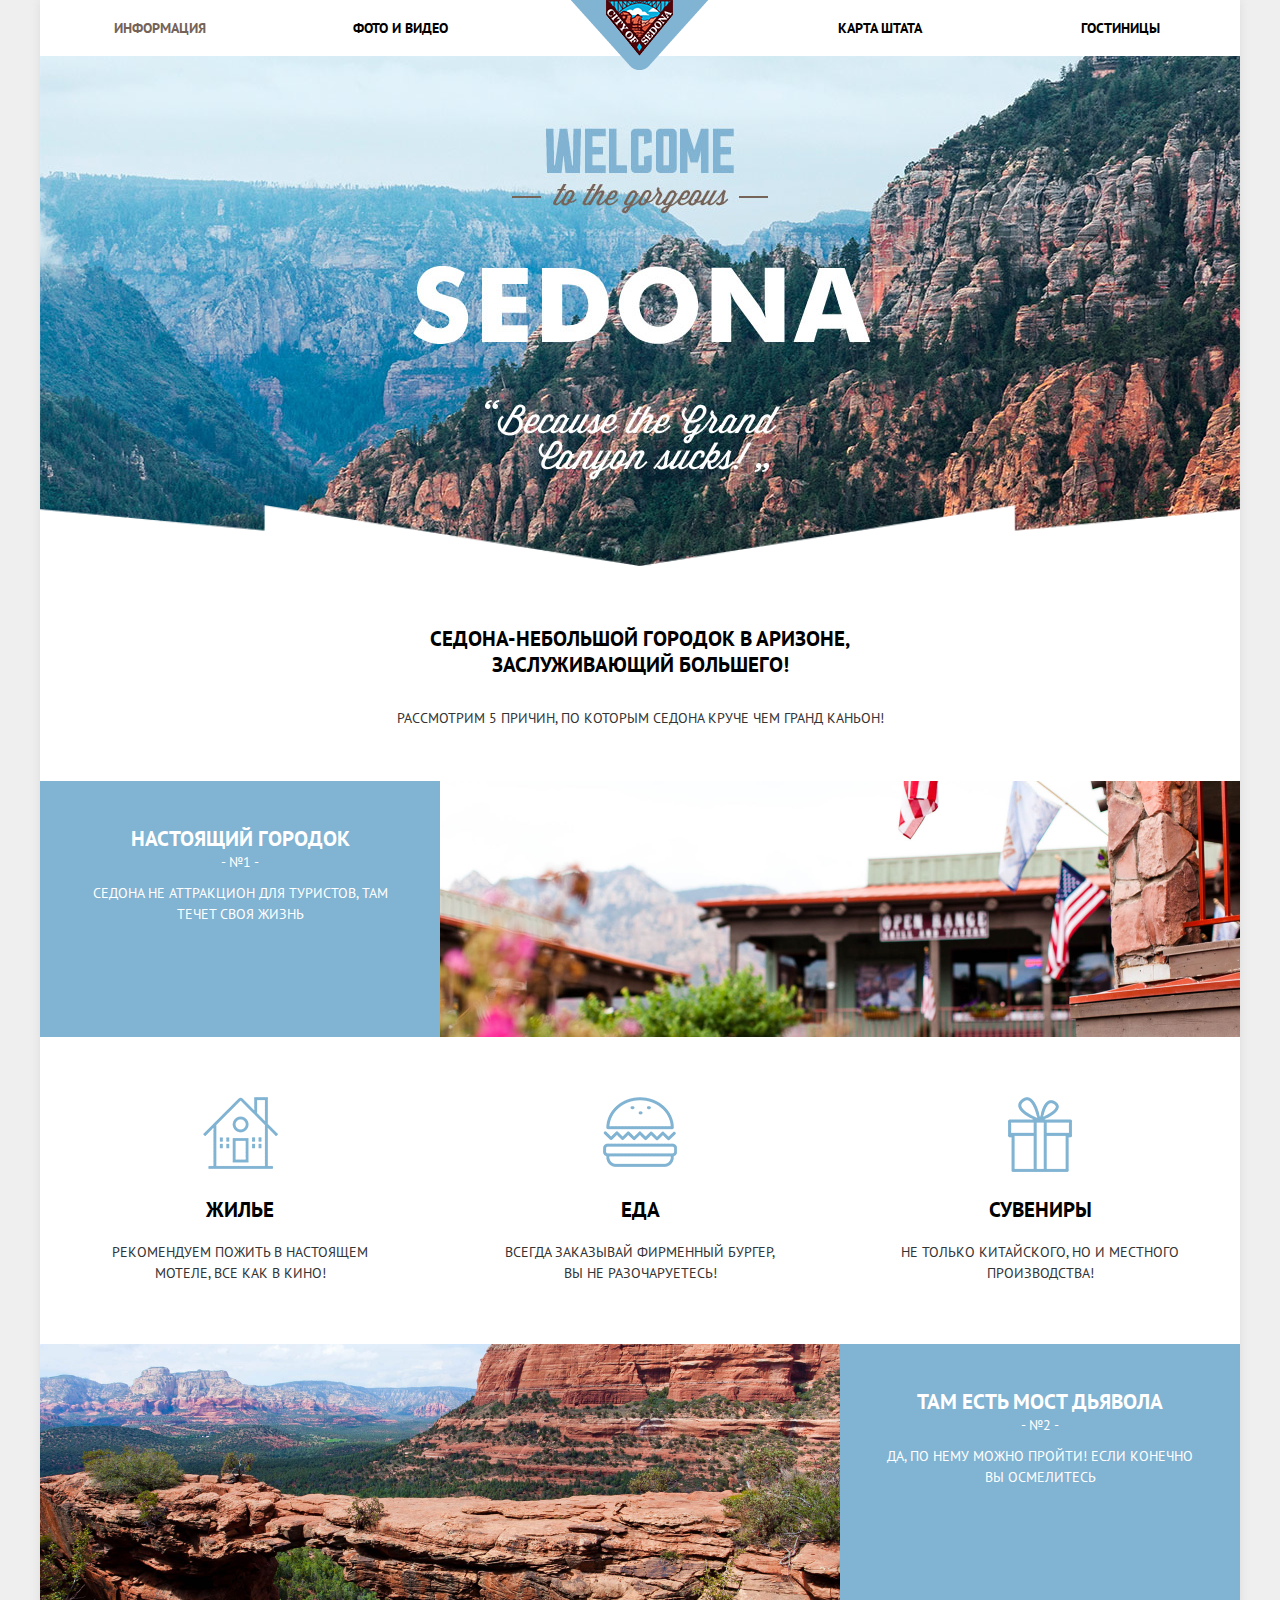
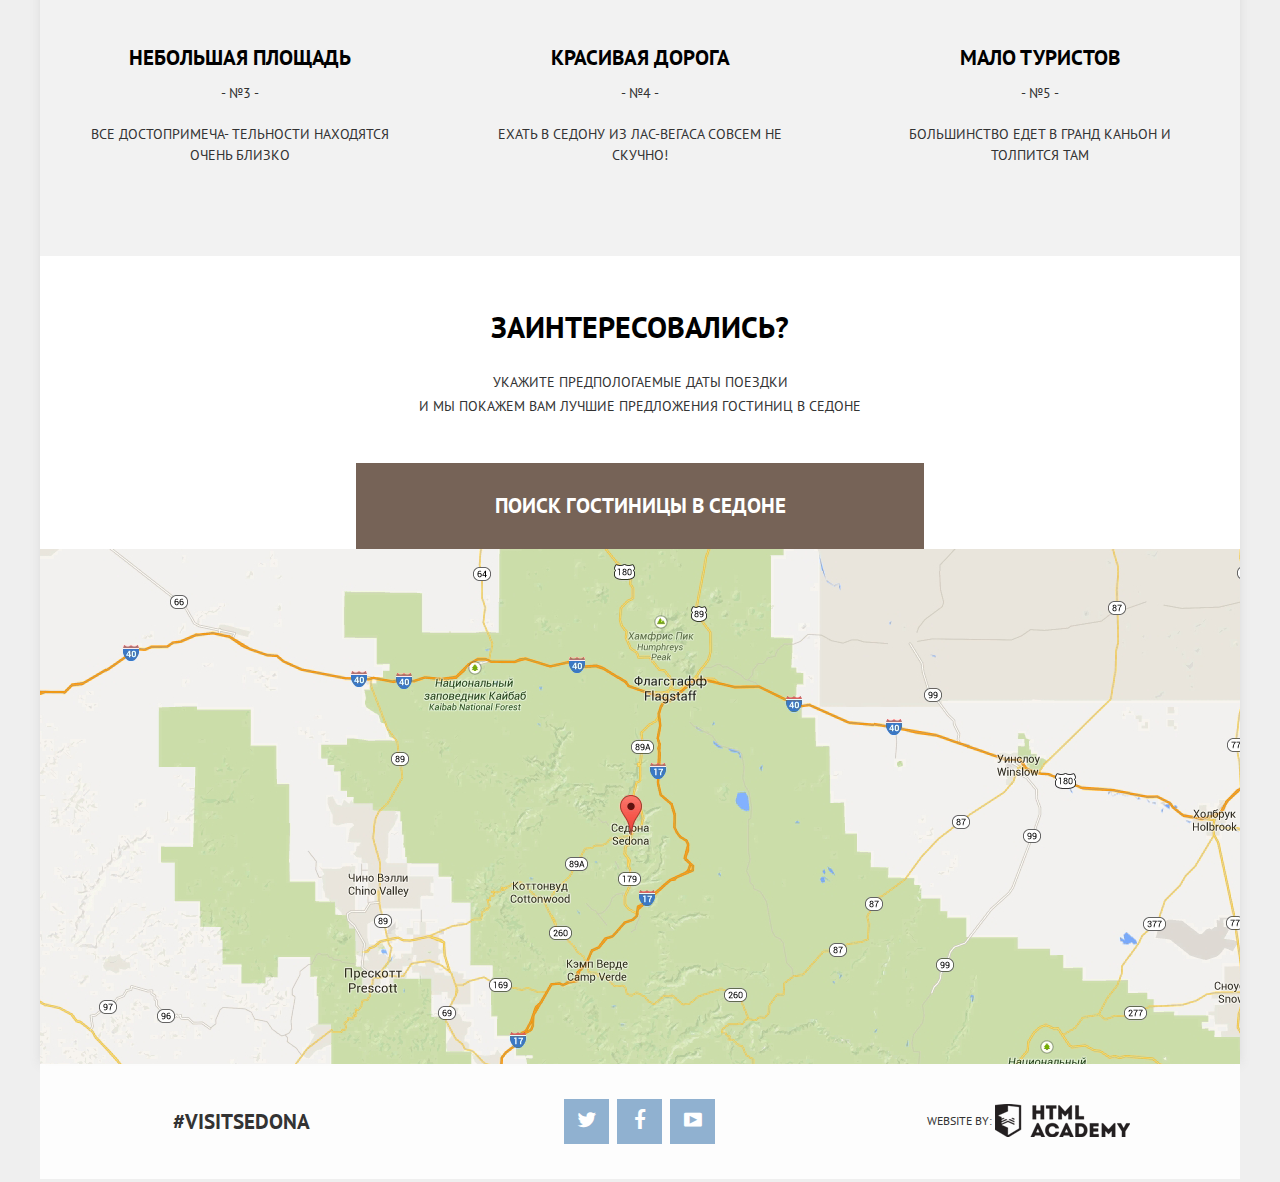
<file: index.html>
<!DOCTYPE html>
<html lang="ru">

<head>
    <meta charset="UTF-8">
    <title>Sedona - because the Grand Canyon Sucks!</title>
    <meta name="keywords" content="sedona">
    <meta name="description" content="Седона - небольшой городок в Аризоне">
    <link href="css/normalize.css" rel="stylesheet">
    <link href="css/style.min.css" rel="stylesheet">
    <link href='http://fonts.googleapis.com/css?family=PT+Sans&subset=cyrillic,latin' rel='stylesheet' type='text/css'>
</head>

<body>
    <div class="wrapper">
        <header class="main-header">
            <nav class="main-navigation">
                <ul>
                    <li>
                        <a href="index.html" class="active">Информация</a>
                    </li>
                    <li>
                        <a href="#">Фото и видео</a>
                    </li>
                    <li>
                        <a href="index.html" class="logo-outer">
                            <img src="img/logo.png" height="70" width="138" class="logo" alt="Logo Sedona"></a>
                    </li>
                    <li>
                        <a href="#maps">Карта штата</a>
                    </li>
                    <li>
                        <a href="hotels.html">Гостиницы</a>
                    </li>
                </ul>
            </nav>
        </header>
        <div class="banner-picture"></div>
        <div class="main-title">
            <h1>
                Седона-небольшой городок в
        Аризоне,
                <br>заслуживающий большего!</h1>
            <p>
                Рассмотрим 5 причин, по которым седона круче чем гранд каньон!
            </p>
        </div>
        <div class="reasons-list clearfix">
            <div class="reason first">
                <div class="item-title">
                    Настоящий
                    городок</div>
                <p>- №1 -</p>
                <p>
                    Седона не аттракцион для туристов,
                    там течет своя жизнь</p>
            </div>
            <div class="reason-photo"></div>
        </div>
        <div class="features clearfix">
            <div class="features-best features-best-bg house">
                <div class="feature-name">Жилье</div>
                <p>
                    Рекомендуем пожить в настоящем мотеле,
                    все как в кино!</p>
            </div>
            <div class="features-best features-best-bg food">
                <div class="feature-name">Еда</div>
                <p>
                    Всегда заказывай фирменный бургер,
                    <p>вы не разочаруетесь!</p>
            </div>
            <div class="features-best features-best-bg souvenir">
                <div class="feature-name">Сувениры</div>
                <p>
                    Не только китайского,
                    но и местного производства!</p>
            </div>
        </div>
        <div class="title-box clearfix">
            <div class="reason over">
                <div class="item-title">
                    Там есть мост дьявола</div>
                <p>- №2 -</p>
                <p>
                    Да, по нему можно пройти! Если конечно вы осмелитесь</p>
            </div>
            <div class="reason-photo-second"></div>
        </div>
        <div class="features other clearfix">
            <div class="features-best">
                <div class="feature-name-second">
                    Небольшая площадь
                </div>
                <p>- №3 -</p>
                <p>Все достопримеча- тельности находятся очень близко</p>
            </div>
            <div class="features-best">
                <div class="feature-name-second">
                    Красивая дорога
                </div>
                <p>- №4 -</p>
                <p>
                    Ехать в седону из лас-вегаса совсем не скучно!</p>
            </div>
            <div class="features-best">
                <div class="feature-name-second">
                    Мало туристов
                </div>
                <p>- №5 -</p>
                <p>
                    Большинство едет в гранд каньон и толпится там</p>
            </div>
        </div>
        <div class="form-hotel">
            <p class="form-title">Заинтересовались?</p>
            <p>
                Укажите предпологаемые даты поездки</p>
            <p>и мы покажем вам лучшие предложения гостиниц в седоне
            </p>
            <a href="#" class="search-btn-hotel">поиск гостиницы в седоне</a>
            <form action="" class="formsearch bounce animated">
                <div class="search-row clearfix  icon-calendar">
                    <label for="date-in" class="search-column-25">Дата заезда</label>
                    <input type="date" class="date-in search-column-75">
                </div>
                <div class="search-row clearfix  icon-calendar">
                    <label for="date-out" class="search-column-25">Дата выезда</label>
                    <input type="date" class="date-out search-column-75">
                </div>
                <div class="search-row clearfix">
                    <div class="search-column-50">
                        <label for="adult" class="search-column-50">Взрослые</label>
                        <div class="search-column-50 clearfix">
                            <button class="plus search-column-25"><i class="icon-plus"></i></button>
                            <input type="number" min="0" class="search-column-50">
                            <button class="minus search-column-25"><i class="icon-minus"></i></button>
                        </div>
                    </div>
                    <div class="search-column-50">
                        <label for="child" class="search-column-50 label-child">Дети</label>
                        <div class="search-column-50 clearfix">
                            <button class="plus search-column-25"><i class="icon-plus"></i></button>
                            <input type="number" min="0" class="search-column-50">
                            <button class="minus search-column-25"><i class="icon-minus"></i></button>
                        </div>
                    </div>
                    <button class="btn">Найти</button>
            </form>
            </div>
            <div class="map" id="maps">
                <iframe class="map-iframe" src="https://www.google.com/maps/embed?pb=!1m18!1m12!1m3!1d6546.96489632558!2d-111.76046285490621!3d34.869229676828475!2m3!1f0!2f0!3f0!3m2!1i1024!2i768!4f13.1!3m3!1m2!1s0x0000000000000000%3A0xe91c118f09cc18a6!2sSedona+Chamber+of+Commerce+Visitor+Center!5e0!3m2!1sru!2sru!4v1429718317830"></iframe>
            </div>
        </div>
        <footer class="main-footer footer-index">
            <div class="foot-wrap clearfix ">
                <div class="tags">
                    <p class="tag">#visitsedona</p>
                </div>
                <div class="footer-social">
                    <a href="#" class="social-btn"> <i class="icon-twitter"></i>
                    </a>
                    <a href="#" class="social-btn"> <i class="icon-facebook"></i>
                    </a>
                    <a href="#" class="social-btn">
                        <i class="icon-youtube"></i>
                    </a>
                </div>
                <div class="copy">
                    <p class="footer-copyright">Website by: <a href="http://htmlacademy.ru" class="ha-logo">htmlacademy</a></p>
                </div>
            </div>
        </footer>
    </div>
    <script type="text/javascript" src="js/common.min.js"></script>
</body>

</html>
</file>
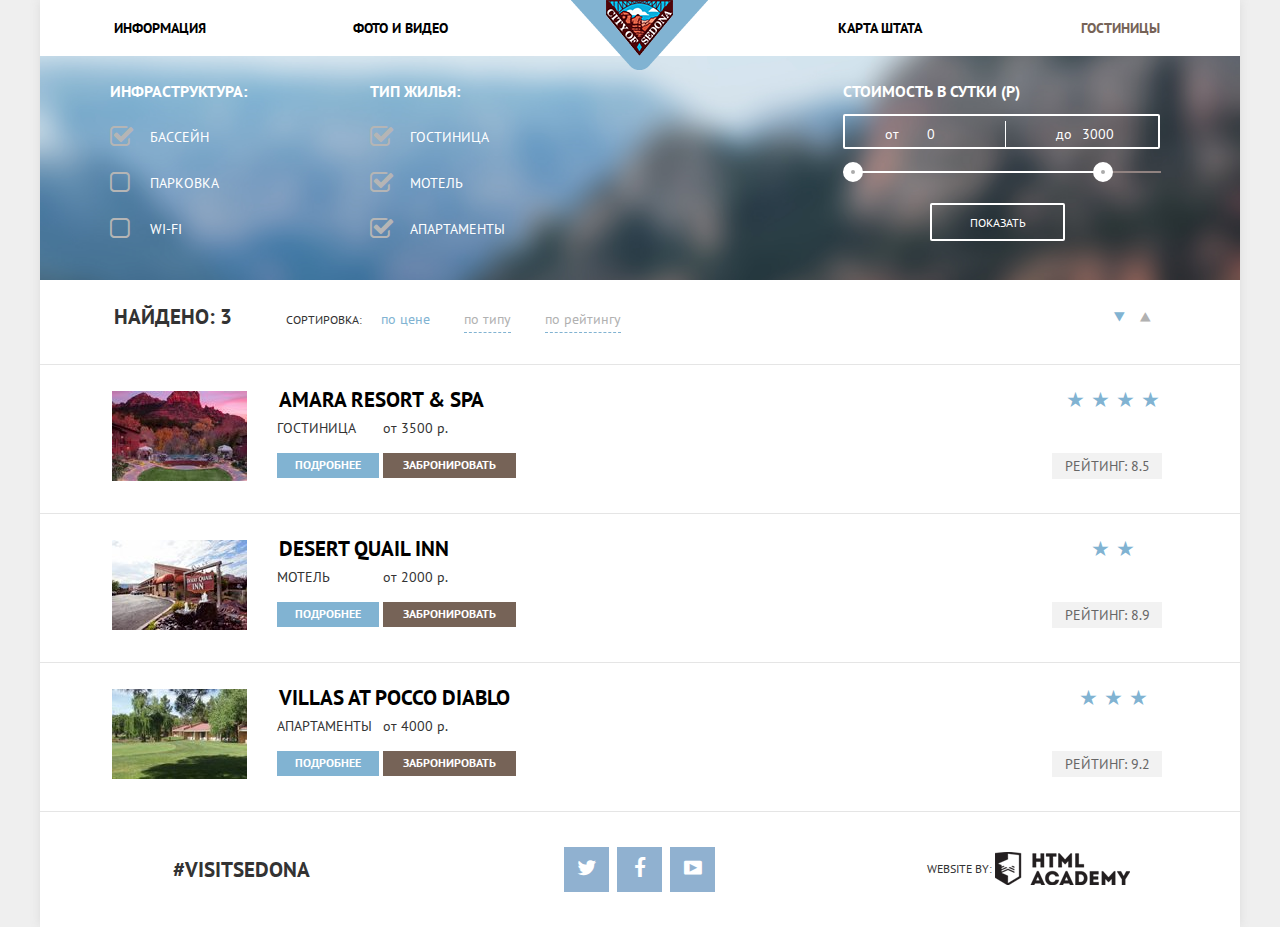
<file: hotels.html>
<!DOCTYPE html>
<html lang="ru">

<head>
    <meta charset="UTF-8">
    <title>Sedona - because the Grand Canyon Sucks!</title>
    <meta name="keywords" content="sedona">
    <meta name="description" content="Седона - небольшой городок в Аризоне">
    <link href="css/normalize.css" rel="stylesheet">
    <link href="css/style.min.css" rel="stylesheet">
    <link href='http://fonts.googleapis.com/css?family=PT+Sans&subset=cyrillic,latin' rel='stylesheet' type='text/css'>
</head>

<body>
    <div class="wrapper">
        <header class="main-header clearfix">
            <nav class="main-navigation">
                <ul>
                    <li>
                        <a href="index.html">Информация</a>
                    </li>
                    <li>
                        <a href="#">Фото и видео</a>
                    </li>
                    <li>
                        <a href="index.html" class="logo-outer">
                            <img src="img/logo.png" height="70" width="138" class="logo" alt="Logo Sedona"></a>
                    </li>
                    <li>
                        <a href="#maps">Карта штата</a>
                    </li>
                    <li>
                        <a href="hotels.html" class="active">Гостиницы</a>
                    </li>
                </ul>
            </nav>
        </header>
        <div class="content-block-hotel">
            <div class="filter-hotels clearfix">
                <form class="filter" action="url" method="post">
                    <div class="infrastructure">
                        <p class="filter-string">Инфраструктура:</p>
                        <input type="checkbox" name="swim" id="swim" checked>
                        <label for="swim">Бассейн</label>
                        <input type="checkbox" name="park" id="park">
                        <label for="park">Парковка</label>
                        <input type="checkbox" name="wifi" id="wifi">
                        <label for="wifi">Wi-Fi</label>
                    </div>
                    <div class="accommodation">
                        <p class="filter-string">Тип жилья:</p>
                        <input type="checkbox" name="hotel" id="hotel" checked>
                        <label for="hotel">Гостиница</label>
                        <input type="checkbox" name="motel" id="motel" checked>
                        <label for="motel">Мотель</label>
                        <input type="checkbox" name="chamber" id="chamber" checked>
                        <label for="chamber">Апартаменты</label>
                    </div>
                    <div class="cost">
                        <p class="filter-string">
                            стоимость в сутки (р)
                            <p>
                                <div class="min-max-cost clearfix">
                                    <div class="min-cost">
                                        <label for="min">от</label>
                                        <input type="text" name="min" value="0" id="min">
                                    </div>
                                    <div class="max-cost">
                                        <label for="max">до</label>
                                        <input type="text" name="max" value="3000" id="max">
                                    </div>
                                </div>
                                <div class="control-cost">
                                    <div class="scale">
                                        <div class="bar"></div>
                                    </div>
                                    <div class="toggle toggle-min"></div>
                                    <div class="toggle toggle-max"></div>
                                </div>
                                <input type="submit" value="Показать" class="send">
                    </div>
                </form>
            </div>
        </div>
        <div class="results">
            <span>Найдено: 3</span>
            <span>Сортировка:</span>
            <a href="" class="active">по цене</a>
            <a href="">по типу</a>
            <a href="">по рейтингу</a>
            <a href="" class="point">▲</a>
            <a href="" class="point active">▼</a>
        </div>
        <div class="hotel clearfix">
            <div class="hotelimg">
                <img src="img/hotel1.jpg" alt="Amara" height="90" width="135"></div>
            <div class="namehotels">
                <a href="#" class="hotel-title">Amara resort &amp; SPA</a>
                <div class="hotel-name">
                    <span class="hotel-type">Гостиница</span>
                    <span class="hotel-price">от 3500 р.</span>
                </div>
                <div class="hotel-buttons">
                    <a href="#" class="btn-second btn-info">Подробнее</a>
                    <a href="#" class="btn-second btn-brown">Забронировать</a>
                </div>
            </div>
            <div class="raiting">
                <div class="star">★ ★ ★ ★</div>
                <div class="blockrating">Рейтинг: 8.5</div>
            </div>
        </div>
        <div class="hotel clearfix">
            <div class="hotelimg">
                <img src="img/hotel2.jpg" alt="Desert" height="90" width="135"></div>
            <div class="namehotels">
                <a href="#" class="hotel-title">Desert quail inn</a>
                <div class="hotel-name">
                    <span class="hotel-type">Мотель</span>
                    <span class="hotel-price">от 2000 р.</span>
                </div>
                <div class="hotel-buttons">
                    <a href="#" class="btn-second btn-info">Подробнее</a>
                    <a href="#" class="btn-second btn-brown">Забронировать</a>
                </div>
            </div>
            <div class="raiting">
                <div class="star"> ★ ★</div>
                <div class="blockrating">Рейтинг: 8.9</div>
            </div>
        </div>
        <div class="hotel clearfix">
            <div class="hotelimg">
                <img src="img/hotel3.jpg" alt="Villas" height="90" width="135"></div>
            <div class="namehotels">
                <a href="#" class="hotel-title">Villas at pocco diablo</a>
                <div class="hotel-name">
                    <span class="hotel-type">Апартаменты</span>
                    <span class="hotel-price">от 4000 р.</span>
                </div>
                <div class="hotel-buttons">
                    <a href="#" class="btn-second btn-info">Подробнее</a>
                    <a href="#" class="btn-second btn-brown">Забронировать</a>
                </div>
            </div>
            <div class="raiting">
                <div class="star"> ★ ★ ★</div>
                <div class="blockrating">Рейтинг: 9.2</div>
            </div>
        </div>
        <footer class="main-footer">
            <div class="foot-wrap clearfix">
                <div class="tags">
                    <p class="tag">#visitsedona</p>
                </div>
                <div class="footer-social">
                    <a href="#" class="social-btn"> <i class="icon-twitter"></i>
                    </a>
                    <a href="#" class="social-btn"> <i class="icon-facebook"></i>
                    </a>
                    <a href="#" class="social-btn">
                        <i class="icon-youtube"></i>
                    </a>
                </div>
                <div class="copy">
                    <p class="footer-copyright">Website by: <a href="http://htmlacademy.ru" class="ha-logo">htmlacademy</a></p>
                </div>
            </div>
        </footer>
    </div>
</body>

</html>
</file>
<file: css/style.min.css>
@font-face{font-family:"symbols-sedonaregular";src:url(../fonts/symbols-sedona-webfont.eot);src:url(../fonts/symbols-sedona-webfont.eot?#iefix) format("embedded-opentype"),url(../fonts/symbols-sedona-webfont.woff2) format("woff2"),url(../fonts/symbols-sedona-webfont.woff) format("woff"),url(../fonts/symbols-sedona-webfont.ttf) format("truetype"),url(../fonts/symbols-sedona-webfont.svg#symbols-sedonaregular) format("svg");font-weight:400;font-style:normal}[class^="icon-"]:before,[class*=" icon-"]:before{font-family:"symbols-sedonaregular";font-weight:400;font-style:normal;font-variant:normal;line-height:1em;display:inline-block;width:1em;margin-right:.2em;margin-left:.2em;text-align:center;text-decoration:inherit;text-transform:none;speak:none}input[type="date"]::-webkit-calendar-picker-indicator,input[type="date"]::-webkit-inner-spin-button{display:none}.icon-facebook:before{content:"\66"}.icon-twitter:before{content:"\74"}.icon-up-dir:before{content:"\25b2"}.icon-down-dir:before{content:"\25bc"}.icon-star:before{content:"\2605"}.icon-check-off:before{content:"\2610"}.icon-check-on:before{content:"\2611"}.icon-calendar:before{content:"\e800"}.icon-plus:before{content:"\e801"}.icon-minus:before{content:"\e802"}.icon-youtube:before{content:"\f39e"}body{font-family:"PT Sans",Verdana,"Helvetica Neue",Helvetica,Arial,sans-serif;font-size:14px;line-height:26px;margin:0;padding:0;color:#333;background:#efefef}a{text-decoration:none}li{list-style:none}img{max-width:100%;height:auto}h1{font-size:21px;font-weight:700;line-height:26px;margin:0;padding:0;text-transform:uppercase;color:#000}p{font-size:14px;line-height:21px;margin:0;padding:0;text-transform:uppercase}input,label{display:block;box-sizing:border-box;padding:5px}.wrapper{position:relative;width:1200px;margin:0 auto;background:#fff;box-shadow:0 0 10px #dbdbdb}.clearfix:after{display:table;clear:both;content:""}.main-header{background-color:#fff}.main-navigation ul{font-size:0;display:block;width:100%;margin:0;padding:0;text-align:center}.main-navigation li{display:inline-block;width:20%;vertical-align:top}.main-navigation a{font-size:14px;font-weight:700;position:relative;display:block;padding:15px;text-align:center;text-decoration:none;text-transform:uppercase;color:#000}.main-navigation a:hover{color:#81b3d2}.main-navigation a:focus{color:#b2b2b2}.main-navigation .active{color:#766357}.main-navigation .active:hover{color:#604e43}.main-navigation .active:active{color:#d6d0cc}.logo-outer{box-sizing:border-box;height:56px}.logo{position:absolute;z-index:2;top:0;right:0;left:0;margin:0 auto}.banner-picture{position:relative;width:100%;min-height:510px;background:#acd url(../img/logo.jpg) no-repeat 0 -60px;background-size:cover}.banner-picture:after{position:absolute;bottom:0;display:block;width:100%;height:61px;content:"";background:url(../img/backline.png) 50% 100% / 100% auto no-repeat;background-size:cover}.main-title{padding:50px 0;text-align:center;background:#fff}.main-title h1{margin-top:10px;margin-bottom:27px}.main-title p{font-size:14px;line-height:26px;text-transform:uppercase;color:#333}.reasons-list{min-height:256px}.reason{float:left;box-sizing:border-box;width:33.33333333333%;min-height:256px;padding:45px;text-align:center;color:#fff;background-color:#81b3d2}.over{float:right}.reason-photo{float:left;width:66.666666666667%;min-height:256px;background:#81b3d2 url(../img/layer1.jpg);background-size:cover}.reason-photo-second{float:left;width:66.666666666667%;min-height:256px;background:#81b3d2 url(../img/layer2.jpg);background-size:cover}.features-best{float:left;box-sizing:border-box;width:33.3333333333%;min-height:256px;padding:45px;text-align:center}.features-best-bg{padding-top:120px;padding-bottom:60px}.house{background:url(../img/house.png) center 60px no-repeat}.food{background:url(../img/food.png) center 60px no-repeat}.souvenir{background:url(../img/gift.png) center 60px no-repeat}.feature-name{font-size:21px;font-weight:700;line-height:26px;padding:40px 0 19px;text-transform:uppercase;color:#000}.feature-name-second{font-size:21px;font-weight:700;line-height:26px;margin-bottom:12px;text-transform:uppercase;color:#000}.features.other p{margin-bottom:10px}.features.other p + p{margin-top:20px}.item-title{font-size:21px;font-weight:700;text-transform:uppercase;color:#fff}.reason p{margin-bottom:10px}.other{min-height:256px;background:#f2f2f2}.form-title{font-size:30px;font-weight:700;padding-top:60px;padding-bottom:75px;text-align:center;text-transform:uppercase;color:#000}.form-hotel{position:relative;text-align:center}.form-hotel p{padding-bottom:35px;text-align:center}.form-hotel p + p{font-size:14px;padding-bottom:3px}.formsearch{font-size:14px;font-weight:700;position:absolute;z-index:5000;display:none;-webkit-box-sizing:border-box;-moz-box-sizing:border-box;box-sizing:border-box;width:570px;height:395px;margin:0 0 0 315px;padding:50px;text-transform:uppercase;background:#fff}.formsearch-show{display:block}.search-column-50{float:left;width:50%;color:#000}.search-column-75{float:left;width:75%;height:35px;color:#000}.search-column-25{float:left;width:25%;color:#000}.btn{font-size:20px;font-weight:700;display:inline-block;width:100%;min-height:58px;margin:59px 0 0;text-align:center;vertical-align:middle;text-transform:uppercase;color:#fff;border:none;background:#81b3d2}.search-row{position:relative;margin:0 0 30px;color:#000}.search-row.icon-calendar:before{position:absolute;top:50%;right:0;margin-top:-.5em;font-size:21px;font-weight:400;color:#c2c2c2}.plus,.minus{float:left;height:38px;padding:0;color:#a9a9a9;border:0;background:#f2f2f2}.plus:hover,.minus:hover{color:#000}.plus:active,.minus:active{color:#81b3d2}.search-column-50 .date-in{text-align:center;border:0;background:#ebebeb}.formsearch input{height:38px;text-transform:uppercase;border:none;background:#f2f2f2}.formsearch label{text-align:left}label.label-child{text-align:center}.search-column-75{color:#000;border:2px solid #f2f2f2;background:#a9a9a9}.search-column-75:hover{background:#ebebeb}.search-column-75:active{background:#fff;outline:2px solid #e5e5e5}.icon-calendar:hover:before{color:#000}.icon-calendar:active:before{color:#81b3d2}.search-btn a{font-size:21px;font-weight:700;line-height:26px;display:block;width:568px;margin:0 auto;padding:30px 0;text-transform:uppercase;color:#fff;background:#766357}.search-btn-hotel{font-size:21px;font-weight:700;line-height:26px;display:block;width:568px;margin:43px auto 0;padding:30px 0;text-align:center;text-transform:uppercase;color:#fff;background:#766357}.btn-second{font-size:12px;font-weight:700;line-height:1.2;display:inline-block;box-sizing:border-box;padding:5px;text-align:center;vertical-align:middle;text-transform:uppercase;color:#fff;border:none;background:#81b3d2}.btn:hover{background:#669ec0}.btn:active{color:#88b6d1;background:#5496bd}.btn-brown{background:#766357}.btn-brown:hover{background:#604e43}.btn-brown:active{color:#857871;background:#503e33}.map{position:relative;height:515px;margin:0;background:#eee;background:url(../img/map.png) no-repeat center}.search-btn-modal{font-size:17px;width:457px;padding:18px 0;text-transform:uppercase;color:#fff;border:none;background:#81b3d2}.search-btn-modal:hover{background:#669ec0}.search-btn-modal:active{color:#81b2ce;background:#5496bd}.map-iframe{width:100%;min-width:768px;height:625px;border:none;border:0}.main-footer{background:rgba(255,255,255,0.88)}.foot-wrap{font-size:0;box-sizing:border-box;width:100%;padding:35px 110px}.foot-wrap > div{font-size:14px;display:inline-block;width:33.333333333%;vertical-align:middle}.footer-index{position:absolute;z-index:10;width:100%}.tag{font-size:21px;font-weight:700;margin-left:23px}.footer-social{text-align:center}.footer-copyright{font-size:12px;text-align:right}.ha-logo{display:inline-block;overflow:hidden;width:135px;height:35px;cursor:pointer;text-align:right;vertical-align:middle;white-space:nowrap;text-indent:100%;color:transparent;background:url(../img/htmlacad.png) 69% 0 no-repeat;text-shadow:none}.ha-logo:hover{background-position:69% 50%}.ha-logo:active{background-position:69% 102%}.social-btn{font-family:"symbols-sedonaregular";font-size:21px;font-style:normal;line-height:2;display:inline-block;width:45px;height:45px;margin:0 2px;text-align:center;vertical-align:top;text-decoration:none;text-transform:none;background:#90b1d0}.footer-social .social-btn:hover{background:#5a9ec2}.footer-social .social-btn:active{background:#4496bf}.footer-social .social-btn:active i:before{color:#7fb7d3}.icon-twitter:before{font-family:"symbols-sedonaregular";font-style:normal;content:"\74";color:#fff}.icon-facebook:before{font-family:"symbols-sedonaregular";font-style:normal;content:"\66";color:#fff}.icon-youtube:before{font-family:"symbols-sedonaregular";font-style:normal;content:"\f39e";color:#fff}.content-block-hotel{padding:15px 70px;background:#fff url(../img/fonfilter.png) 0 35% no-repeat;background-size:cover}.infrastructure{float:left;width:150px;margin-right:110px}.infrastructure label{padding:0}.infrastructure input + label{font-size:14px;line-height:21px;position:relative;display:block;margin-bottom:25px;padding-left:40px;text-transform:uppercase;color:#fff}input[type="checkbox"]{display:none}.infrastructure input + label:before{font-family:"symbols-sedonaregular";font-size:25px;position:absolute;left:0;display:block;content:"\2610";color:#b5b5b5;background-position:0 0}.infrastructure input + label:active:before{content:"\2610";color:#999d9f}.infrastructure input + label:hover:before{color:#fff}.infrastructure input:checked + label:before{content:"\2611";color:#b5b5b5}.infrastructure input:checked + label:hover:before{color:#fff}.infrastructure input:checked + label:active:before{color:#5e6161}.accommodation{float:left;width:150px}.accommodation input{display:none}.accommodation label{padding:0}.accommodation input + label{font-size:14px;line-height:21px;position:relative;display:block;margin-bottom:25px;padding-left:40px;text-transform:uppercase;color:#fff}.accommodation input + label:before{font-family:"symbols-sedonaregular";font-size:25px;position:absolute;top:0;left:0;display:block;content:"\2610";color:#b5b5b5;background-position:0 0}.accommodation input + label:hover:before{color:#fff}.accommodation input + label:active:before{color:#5e6161}.accommodation input:checked + label:before{content:"\2611";color:#b5b5b5}.accommodation input:checked + label:hover:before{color:#fff}.accommodation input:checked + label:active:before{color:#5e6161}.filter-string{font-size:16px;font-weight:700;margin:10px 0 25px;text-transform:uppercase;color:#fff}.cost{float:right;width:317px;margin-right:10px}.cost .filter-string{margin-bottom:12px}.min-max-cost{position:relative;min-height:25px;margin:0;padding-top:5px;text-align:center;color:#fff;border:2px solid #fff;border-radius:2px}.min-max-cost input,label{display:inline-block}.min-cost{display:inline;float:left;width:120px;padding-left:40px;border-right:1px solid #fff}.min-cost label{float:left;padding:0}.max-cost{display:inline;float:left;margin-left:50px}.max-cost label{float:left;padding:0}.min-max-cost input{font-family:"PT Sans",Arial,Tahoma,sans-serif;font-size:14px;line-height:26px;width:70px;margin-right:0;padding:0 0 0 10px;color:#fff;border:none;background:none}.control-cost{position:relative;margin-bottom:30px;padding:0}.control-cost .scale{height:2px;margin-top:22px;background:#918381}.control-cost .bar{width:80%;height:2px;background:#fff}.control-cost .toggle{position:absolute;top:-9px;left:0;width:4px;height:4px;cursor:pointer;border:8px solid #fff;border-radius:50%;background:#ababab}.control-cost .toggle-max{left:250px;background:#ababab}.control-cost .toggle:hover{background:#1c4f80}.send{font-size:12px;width:135px;height:38px;margin:3px 87px;margin-top:15px;text-transform:uppercase;color:#fff;border:2px solid #fff;border-radius:2px;background:none}.send input{line-height:26px;width:138px;margin-left:90px;padding:5px 0;text-transform:uppercase;color:#fff;border:2px solid #fff;border-radius:2px;background:none}.raiting{float:right;text-align:center}.star{font-size:21px;width:110px;margin-bottom:40px;margin-left:6px;color:#81b3d2}.blockrating{width:110px;text-transform:uppercase;color:#666;background-color:#f2f2f2}.all{display:inline-block;text-align:left}.range{margin-bottom:15px}.search{font-size:17px;font-weight:700;box-sizing:border-box;width:100%;min-height:86px;vertical-align:top;color:#fff}.price{font-size:20px;font-weight:400;width:100%;margin-bottom:15px;padding:10px 15px;text-align:center;border:3px solid #fff}.look{font-size:17px;display:block;width:135px;height:40px;margin:24px 80px;border:2px solid #fff;border-radius:2px;background:none}.submit:before{display:inline-block;width:100px;height:20px;padding:5px 10px;content:"";border:2px solid #fff}.submit + label{cursor:pointer}.range-values{font-size:0;display:table;box-sizing:border-box;width:316px;height:36px;margin-bottom:34px;border:2px solid #fff;border-radius:2px}.start-value,.end-value{font-size:14px;line-height:21px;display:inline-block;box-sizing:border-box;width:50%;text-align:center}.start-value{padding-right:10px}.end-value{padding-left:10px;border-left:1px solid #fff}.range-controls{position:relative;width:100%;padding-top:10px;padding-bottom:10px}.scale{position:relative;width:318px;height:2px;background-color:#484140}.bar{position:absolute;top:0;right:56px;left:12px;height:2px;background-color:#fff}.toggle{position:absolute;top:0;width:4px;height:4px;border:9px solid #fff;border-radius:50%;background-color:#ababab}.toggle:hover{cursor:pointer}.toggle.moved{cursor:pointer;background-color:#1c4f80}.min-toggle{left:2px}.max-toggle{right:50px}.results{box-sizing:border-box;min-height:85px;padding:24px 74px;border-bottom:1px solid #e5e5e5;background:#fff}.results a{font-size:14px;font-weight:400;position:relative;display:inline-block;margin:0 15px;text-align:left;text-decoration:none;color:#b1b1b1;border-bottom:1px dashed #81b3d2}.results a:hover{color:#81b3d2}.results a:focus{color:#000}.results .active{color:#81b3d2;border-bottom:none}.results span:first-child{font-size:21px;font-weight:700;padding-right:50px;text-transform:uppercase}.results span{font-size:12px;text-transform:uppercase}.results .point{font-family:"symbols-sedonaregular";font-size:23px;display:inline-block;float:right;margin-left:0;border:none}.results .active a{color:#81b3d2}.results .point:hover{color:#000}.results .point:active{color:#81b3d2}.hotel{min-height:104px;padding:22px 72px;border-bottom:1px solid #e5e5e5}.hotelimg{float:left;width:135px;padding-top:4px;padding-right:30px}.hotelimg img{display:block}.namehotels{float:left;width:564px}.hotel-title{font-size:21px;font-weight:700;line-height:1.2;padding-left:2px;text-transform:uppercase;color:#000}.hotel-title:hover{color:#81b3d2}.hotel-title:focus{color:#dbdbdb}.hotel-name{width:300px;padding-bottom:10px}.hotel-name > span,.hotel-buttons > a{display:inline-block;min-width:102px}.hotel-type{text-transform:uppercase}.btn-brown{width:133px}.animated{-webkit-animation-duration:1s;animation-duration:1s;-webkit-animation-fill-mode:both;animation-fill-mode:both}@-webkit-keyframes bounce{0%,20%,53%,80%,100%{-webkit-transition-timing-function:cubic-bezier(0.215,0.610,0.355,1.000);transition-timing-function:cubic-bezier(0.215,0.610,0.355,1.000);-webkit-transform:translate3d(0,0,0);transform:translate3d(0,0,0)}40%,43%{-webkit-transition-timing-function:cubic-bezier(0.755,0.050,0.855,0.060);transition-timing-function:cubic-bezier(0.755,0.050,0.855,0.060);-webkit-transform:translate3d(0,-30px,0);transform:translate3d(0,-30px,0)}70%{-webkit-transition-timing-function:cubic-bezier(0.755,0.050,0.855,0.060);transition-timing-function:cubic-bezier(0.755,0.050,0.855,0.060);-webkit-transform:translate3d(0,-15px,0);transform:translate3d(0,-15px,0)}90%{-webkit-transform:translate3d(0,-4px,0);transform:translate3d(0,-4px,0)}}@keyframes bounce{0%,20%,53%,80%,100%{-webkit-transition-timing-function:cubic-bezier(0.215,0.610,0.355,1.000);transition-timing-function:cubic-bezier(0.215,0.610,0.355,1.000);-webkit-transform:translate3d(0,0,0);transform:translate3d(0,0,0)}40%,43%{-webkit-transition-timing-function:cubic-bezier(0.755,0.050,0.855,0.060);transition-timing-function:cubic-bezier(0.755,0.050,0.855,0.060);-webkit-transform:translate3d(0,-30px,0);transform:translate3d(0,-30px,0)}70%{-webkit-transition-timing-function:cubic-bezier(0.755,0.050,0.855,0.060);transition-timing-function:cubic-bezier(0.755,0.050,0.855,0.060);-webkit-transform:translate3d(0,-15px,0);transform:translate3d(0,-15px,0)}90%{-webkit-transform:translate3d(0,-4px,0);transform:translate3d(0,-4px,0)}}.bounce{-webkit-transform-origin:center bottom;transform-origin:center bottom;-webkit-animation-name:bounce;animation-name:bounce}
</file>
